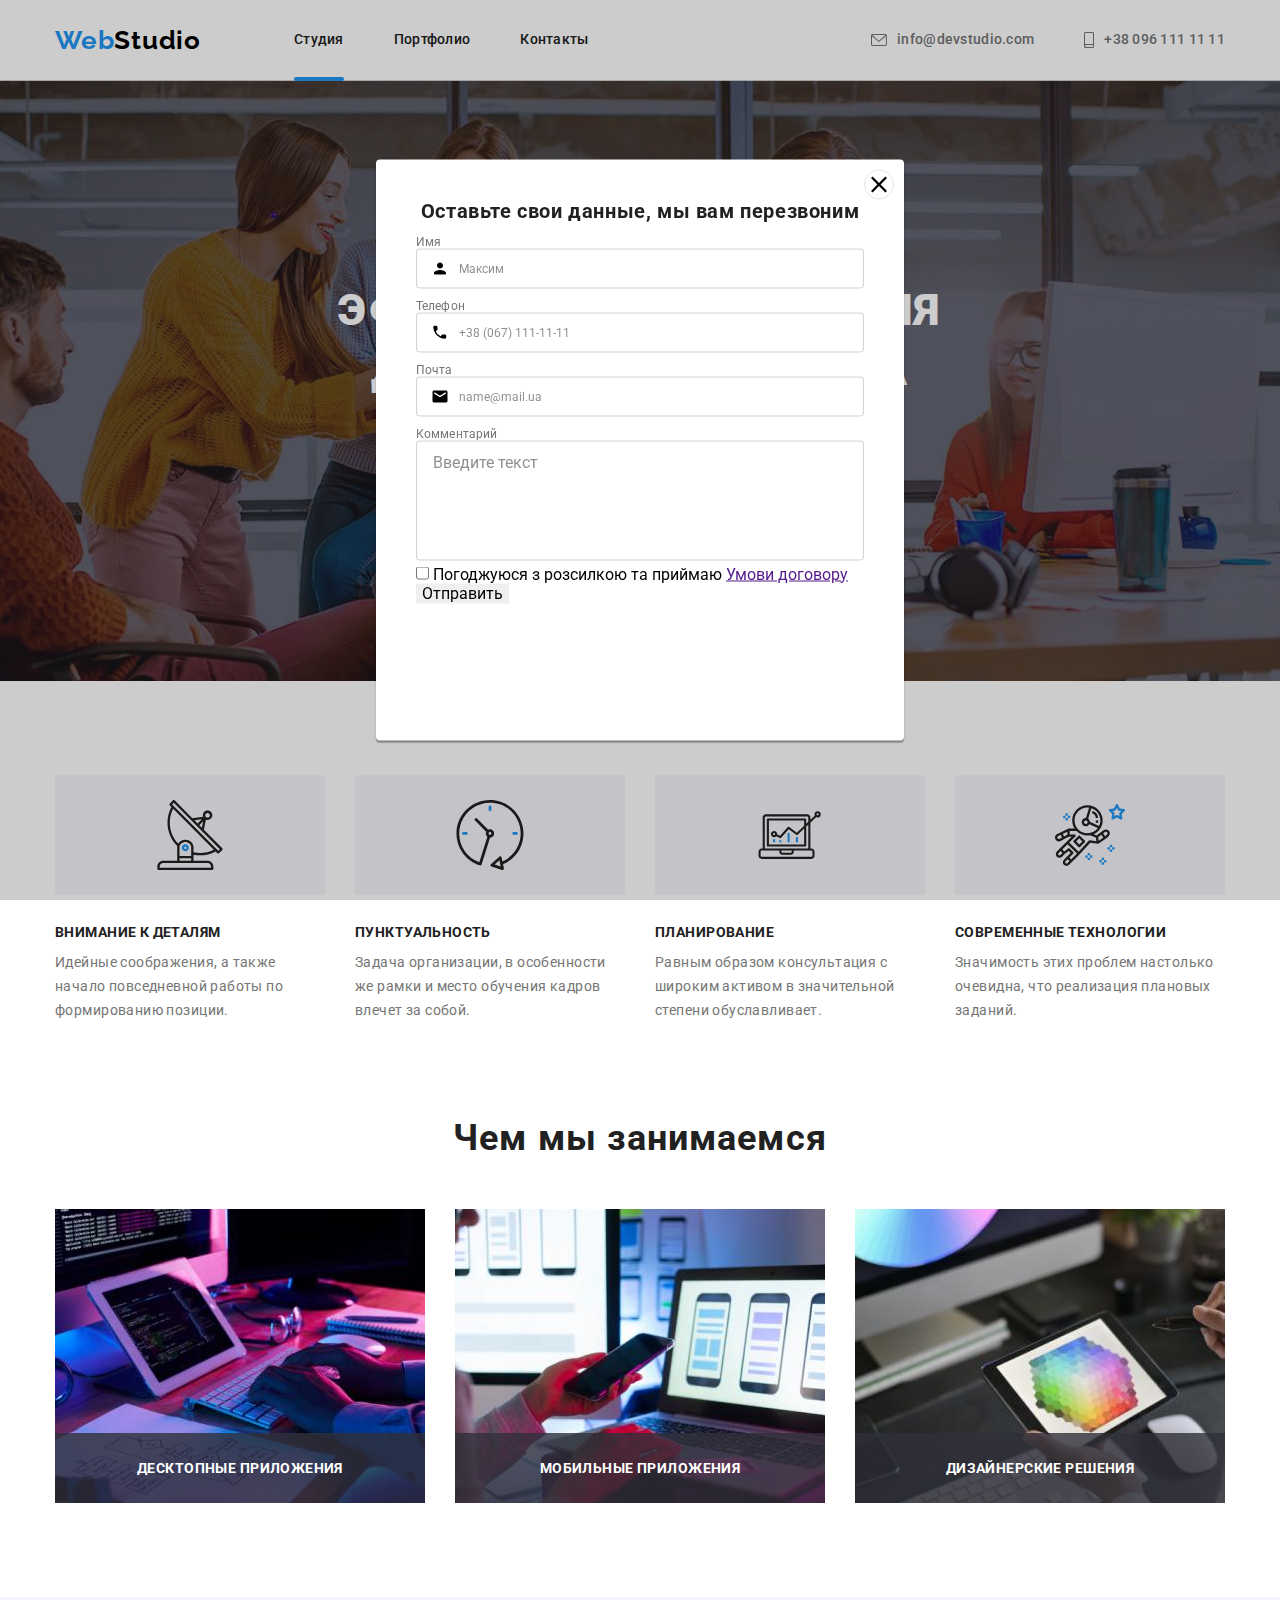
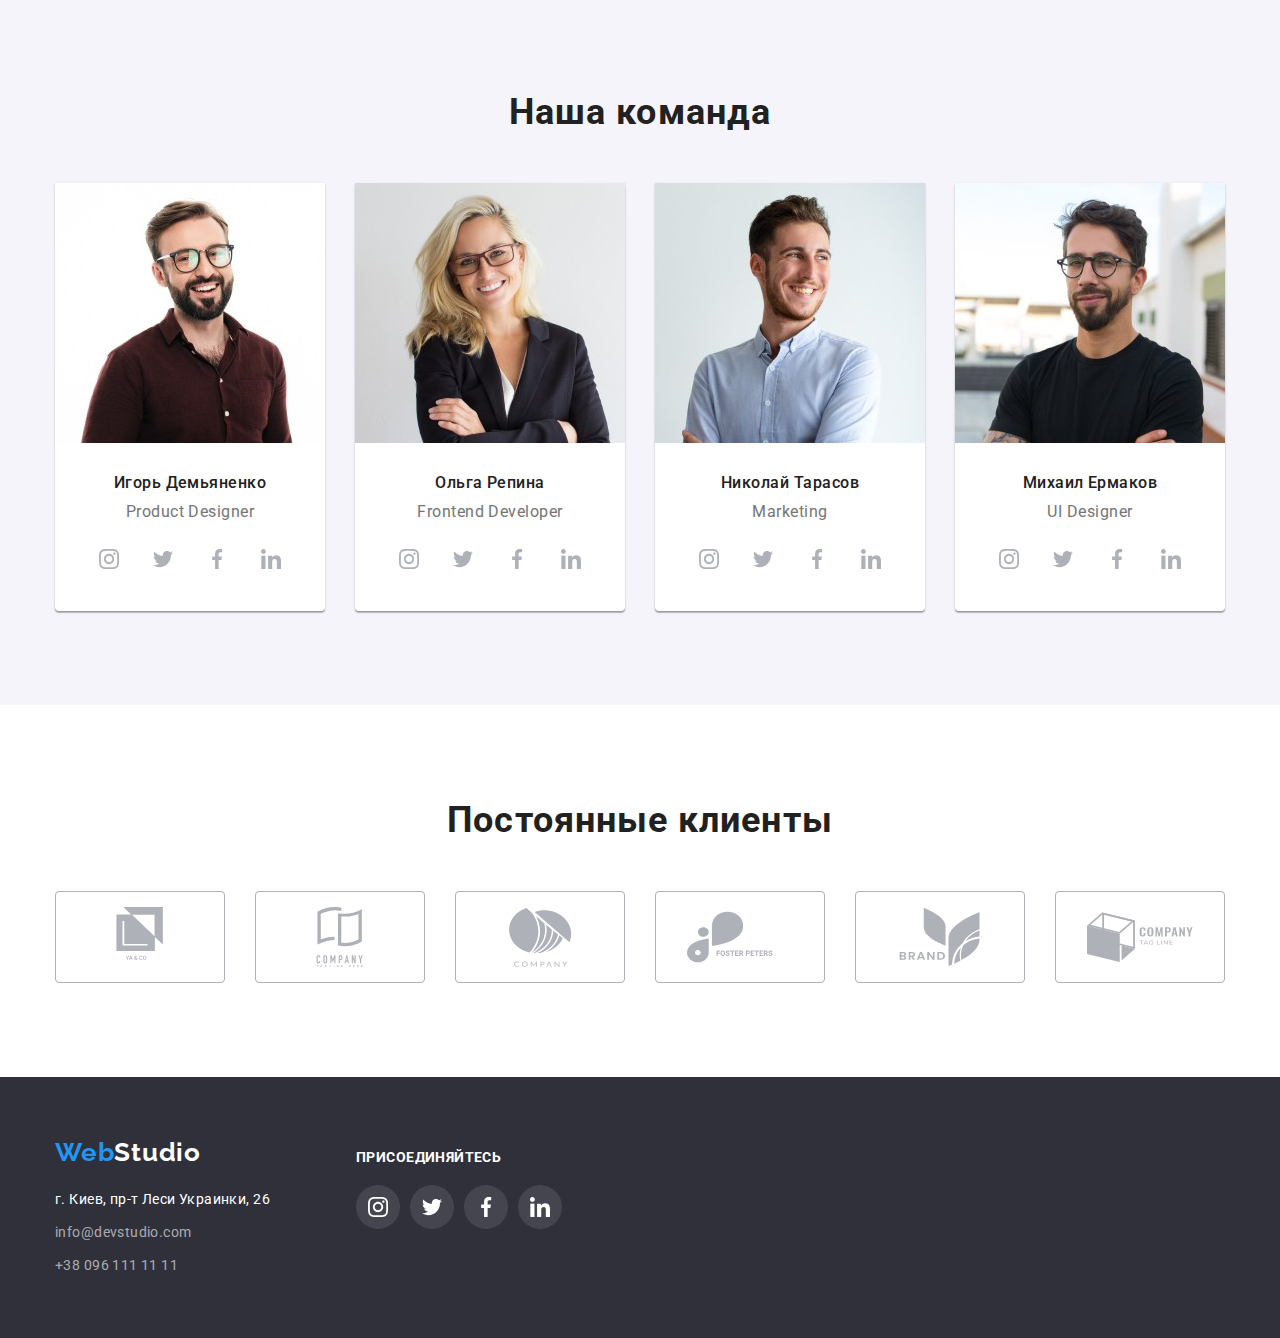
<file: index.html>
<!DOCTYPE html>
<html lang="ru">
<head>
    <meta charset="UTF-8">
    <meta http-equiv="X-UA-Compatible" content="IE=edge">
    <meta name="viewport" content="width=device-width, initial-scale=1.0">
    <link rel="preconnect" href="https://fonts.googleapis.com">
    <link rel="preconnect" href="https://fonts.gstatic.com" crossorigin>
    <link href="https://fonts.googleapis.com/css2?family=Raleway:wght@700&family=Roboto:wght@400;500;700;900&display=swap"
        rel="stylesheet">
    <link rel="stylesheet" href="./css/modern-normalize.css">   
    <link rel="stylesheet" href="./css/styles.css">
    <link rel="stylesheet" href="https://cdnjs.cloudflare.com/ajax/libs/animate.css/4.1.1/animate.min.css" />
     <title>Главная</title>
</head>
<body>
    <header class="header">
        <div class="conteiner header-conteiner">
            <nav class="header-nav">
                <a class="logo animate__animated animate__fadeInTopLeft" href="index.html"> <p class="first-logo-color">Web<span class="second-logo-color">Studio</span></p></a>
                <ul class="list header-list-nav">
                    <li class="header-link-nav">
                        <a href="index.html" class="link-navigation header-line link">Студия</a>
                    </li>
                    <li class="header-link-nav">
                        <a href="portfolio.html" class="link-navigation link">Портфолио</a>
                    </li>
                    <li class="header-link-nav">
                        <a href="Контакты" class="link-navigation link">Контакты</a>
                    </li>
                </ul>
            </nav>
            <div class="header-contacts-link">
                <a href="mailto:info@devstudio.com" class="header-mail link"> 
                    <svg class="header-contacts-icons" width="16" height="12">
                        <use href="./images/icons.svg#icon-mail"></use>
                    </svg>info@devstudio.com</a>
                <a href="tel:+380961111111" class="header-tel link"> 
                    <svg class="header-contacts-icons" width="10" height="16">
                        <use href="./images/icons.svg#icon-smartphone"></use>
                    </svg> +38 096 111 11 11</a>
            </div>
        </div>
    </header>
    <main>
        <section class="hero-section">
            <div class="main-title conteiner">
                <h1 class="title-text">Эффективные решения для вашего бизнеса</h1>
                <button type="button" class="title-button" data-modal-open>Заказать услугу</button>
            </div>
        </section>
        <section class="functions-section">
            <div class="conteiner functions-conteiner">
                <ul class="list functions-list">
                    <li class="functions-item">
                        <div class="functions-conteiner-icons">
                            <svg class="functions-icons" width="70" height="70">
                                <use href="./images/icons.svg#icon-antenna"></use>
                            </svg>
                        </div>
                        <h3 class="title-list">Внимание к деталям</h3>
                        <p class="list-text">Идейные соображения, а также начало повседневной работы по формированию позиции.</p>
                    </li>
                    <li class="functions-item">
                        <div class="functions-conteiner-icons">
                            <svg class="functions-icons" width="70" height="70">
                                <use href="./images/icons.svg#icon-clock"></use>
                            </svg>
                        </div>
                        <h3 class="title-list">Пунктуальность</h3>
                        <p class="list-text">Задача организации, в особенности же рамки и место обучения кадров влечет за собой.</p>
                    </li>
                    <li class="functions-item">
                        <div class="functions-conteiner-icons">
                            <svg class="functions-icons" width="70" height="70">
                                <use href="./images/icons.svg#icon-diagram"></use>
                            </svg>
                        </div>
                        <h3 class="title-list">Планирование</h3>
                        <p class="list-text">Равным образом консультация с широким активом в значительной степени обуславливает.</p>
                    </li>
                    <li class="functions-item">
                        <div class="functions-conteiner-icons">
                            <svg class="functions-icons" width="70" height="70">
                                <use href="./images/icons.svg#icon-astronaut"></use>
                            </svg>
                        </div>
                        <h3 class="title-list">Современные технологии</h3>
                        <p class="list-text">Значимость этих проблем настолько очевидна, что реализация плановых заданий.</p>
                    </li>
                </ul>
            </div>
        </section>
        <section class="whot-we-doing-section">
            <div class="conteiner whot-we-doing-conteiner">
                <h2 class="heading-section-doit">Чем мы занимаемся</h2>
                <ul class="list whot-we-doing-list">
                    <li class="whot-we-doing-item">
                        <img src="./images/box 1.jpg" alt="work" width="370" height="294">
                        <p class="work-text">Десктопные приложения</p>
                    </li>
                    <li class="whot-we-doing-item">
                        <img src="./images/box 2.jpg" alt="work" width="370" height="294">
                        <p class="work-text">Мобильные приложения</p>
                    </li>
                    <li class="whot-we-doing-item">
                        <img src="./images/box 3.jpg" alt="work" width="370" height="294">
                        <p class="work-text">Дизайнерские решения</p>
                    </li>
                </ul>
            </div>
        </section>
        <section class="teem-section">
            <div class="conteiner teem-section-conteiner">
                <h2 class="heading-section-teem">Наша команда</h2>
                <ul class="list teem-section-list">
                    <li class="teem-section-item">
                        <img src="./images/img.jpg" alt="Портрет человека Игорь Демьяненко" width="270" height="260">
                        <div class="teem-name-position">
                            <h3 class="list-teem-name">Игорь Демьяненко</h3>
                            <p lang="en" class="list-teem-position">Product Designer</p>
                            <ul class="list teem-social-list">
                                <li class="teem-social-item">
                                    <a href="" class="teem-social-link">
                                        <svg class="teem-social-icons" width="20" height="20">
                                            <use href="./images/icons.svg#icon-instagram"></use>
                                        </svg>
                                    </a>
                                </li>
                                <li class="teem-social-item">
                                    <a href="" class="teem-social-link">
                                        <svg class="teem-social-icons" width="20" height="20">
                                            <use href="./images/icons.svg#icon-twitter"></use>
                                        </svg>
                                    </a>
                                </li>
                                <li class="teem-social-item">
                                    <a href="" class="teem-social-link">
                                        <svg class="teem-social-icons" width="20" height="20">
                                            <use href="./images/icons.svg#icon-facebook"></use>
                                        </svg>
                                    </a>
                                </li>
                                <li class="teem-social-item">
                                    <a href="" class="teem-social-link">
                                        <svg class="teem-social-icons" width="20" height="20">
                                            <use href="./images/icons.svg#icon-linkedin"></use>
                                        </svg>
                                    </a>
                                </li>
                            </ul>
                        </div>
                    </li>
                    <li class="teem-section-item">
                        <img src="./images/img (1).jpg" alt="Портрет человека Ольга Репина" width="270" height="260">
                        <div class="teem-name-position">
                            <h3 class="list-teem-name">Ольга Репина</h3>
                            <p lang="en" class="list-teem-position">Frontend Developer</p>
                            <ul class="list teem-social-list">
                                <li class="teem-social-item">
                                    <a href="" class="teem-social-link">
                                        <svg class="teem-social-icons" width="20" height="20">
                                            <use href="./images/icons.svg#icon-instagram"></use>
                                        </svg>
                                    </a>
                                </li>
                                <li class="teem-social-item">
                                    <a href="" class="teem-social-link">
                                        <svg class="teem-social-icons" width="20" height="20">
                                            <use href="./images/icons.svg#icon-twitter"></use>
                                        </svg>
                                    </a>
                                </li>
                                <li class="teem-social-item">
                                    <a href="" class="teem-social-link">
                                        <svg class="teem-social-icons" width="20" height="20">
                                            <use href="./images/icons.svg#icon-facebook"></use>
                                        </svg>
                                    </a>
                                </li>
                                <li class="teem-social-item">
                                    <a href="" class="teem-social-link">
                                        <svg class="teem-social-icons" width="20" height="20">
                                            <use href="./images/icons.svg#icon-linkedin"></use>
                                        </svg>
                                    </a>
                                </li>
                            </ul>
                        </div>
                    </li>
                    <li class="teem-section-item">
                        <img src="./images/img (2).jpg" alt=" Портрет человека Николай Тарасов" width="270" height="260">
                        <div class="teem-name-position">
                            <h3 class="list-teem-name">Николай Тарасов</h3>
                            <p lang="en" class="list-teem-position">Marketing</p>
                            <ul class="list teem-social-list">
                                <li class="teem-social-item">
                                    <a href="" class="teem-social-link">
                                        <svg class="teem-social-icons" width="20" height="20">
                                            <use href="./images/icons.svg#icon-instagram"></use>
                                        </svg>
                                    </a>
                                </li>
                                <li class="teem-social-item">
                                    <a href="" class="teem-social-link">
                                        <svg class="teem-social-icons" width="20" height="20">
                                            <use href="./images/icons.svg#icon-twitter"></use>
                                        </svg>
                                    </a>
                                </li>
                                <li class="teem-social-item">
                                    <a href="" class="teem-social-link">
                                        <svg class="teem-social-icons" width="20" height="20">
                                            <use href="./images/icons.svg#icon-facebook"></use>
                                        </svg>
                                    </a>
                                </li>
                                <li class="teem-social-item">
                                    <a href="" class="teem-social-link">
                                        <svg class="teem-social-icons" width="20" height="20">
                                            <use href="./images/icons.svg#icon-linkedin"></use>
                                        </svg>
                                    </a>
                                </li>
                            </ul>
                        </div>
                    </li>
                    <li class="teem-section-item">
                        <img src="./images/img (3).jpg" alt="Портрет человека Михаил Ермаков" width="270" height="260">
                        <div class="teem-name-position">
                            <h3 class="list-teem-name">Михаил Ермаков</h3>
                            <p lang="en" class="list-teem-position">UI Designer</p>
                            <ul class="list teem-social-list">
                                <li class="teem-social-item">
                                    <a href="" class="teem-social-link">
                                        <svg class="teem-social-icons" width="20" height="20">
                                            <use href="./images/icons.svg#icon-instagram"></use>
                                        </svg>
                                    </a>
                                </li>
                                <li class="teem-social-item">
                                    <a href="" class="teem-social-link">
                                        <svg class="teem-social-icons" width="20" height="20">
                                            <use href="./images/icons.svg#icon-twitter"></use>
                                        </svg>
                                    </a>
                                </li>
                                <li class="teem-social-item">
                                    <a href="" class="teem-social-link">
                                        <svg class="teem-social-icons" width="20" height="20">
                                            <use href="./images/icons.svg#icon-facebook"></use>
                                        </svg>
                                    </a>
                                </li>
                                <li class="teem-social-item">
                                    <a href="" class="teem-social-link">
                                        <svg class="teem-social-icons" width="20" height="20">
                                            <use href="./images/icons.svg#icon-linkedin"></use>
                                        </svg>
                                    </a>
                                </li>
                            </ul>
                        </div>
                    </li>
                </ul>
            </div>
        </section>
        <section class="clients-section">
            <div class="conteiner clients-conteiner" >
                <p class="clients-section-title">Постоянные клиенты</p>
                <ul class="list clients-section-list">
                    <li class="clients-section-item">
                        <a href="" class="clients-conteiner-icons">
                            <svg class="clients-icons" width="106" height="60">
                                <use class="clients-icons1" href="./images/icons.svg#icon-group"></use>
                            </svg>
                        </a>
                    </li>
                    <li class="clients-section-item">
                        <a href="" class="clients-conteiner-icons">
                            <svg class="clients-icons" width="106" height="60">
                                <use href="./images/icons.svg#icon-group-1"></use>
                            </svg>
                        </a>
                    </li>
                    <li class="clients-section-item">
                        <a href="" class="clients-conteiner-icons">
                            <svg class="clients-icons" width="106" height="60">
                                <use href="./images/icons.svg#icon-group-2"></use>
                            </svg>
                        </a>
                    </li>
                    <li class="clients-section-item">
                        <a href="" class="clients-conteiner-icons">
                            <svg class="clients-icons" width="106" height="60">
                                <use href="./images/icons.svg#icon-group-3" ></use>
                            </svg>
                        </a>
                    </li>
                    <li class="clients-section-item">
                        <a href="" class="clients-conteiner-icons">
                            <svg class="clients-icons" width="106" height="60">
                                <use href="./images/icons.svg#icon-group-4"></use>
                            </svg>
                        </a>
                    </li>
                    <li class="clients-section-item">
                        <a href="" class="clients-conteiner-icons">
                            <svg class="clients-icons" width="106" height="60">
                                <use href="./images/icons.svg#icon-group-5"></use>
                            </svg>
                        </a>
                    </li>
                </ul>
            </div>
        </section>
    </main>
    <footer class="footer">
        <div class="conteiner footer-conteiners">
            <div class="footer-first-conteiner">
                <a class="logo2" href="index.html">
                    <p class="first-logo-color link">Web<span class="second-logo-color-2">Studio</span></p>
                </a>
                <address>
                    <div class="footer-address-conteiner">
                        <ul class="list footer-address-list">
                            <li class="footer-address-item">
                                <a href="https://goo.gl/maps/amdqTP33AeM6pwAu6" target="_blank" class="footer-addres link">г. Киев, пр-т Леси Украинки, 26</a>
                            </li>
                            <li class="footer-address-item">
                                <a href="mailto:info@devstudio.com" class="footer-mail link">info@devstudio.com</a>
                            </li>
                            <li class="footer-address-item">
                                <a href="tel:+380961111111" class="footer-tel link">+38 096 111 11 11</a>
                            </li>
                        </ul>
                    </div>
                </address>
            </div>
            <div class="footer-second-conteiner">
                <p class="footer-title-second-conteiner">присоединяйтесь</p>
                <ul class="list teem-social-list">
                    <li class="teem-social-item">
                        <a href="" class="footer-social-link">
                            <svg class="footer-social-icons" width="20" height="20">
                                <use href="./images/icons.svg#icon-instagram"></use>
                            </svg>
                        </a>
                    </li>
                    <li class="teem-social-item">
                        <a href="" class="footer-social-link">
                            <svg class="footer-social-icons" width="20" height="20">
                                <use href="./images/icons.svg#icon-twitter"></use>
                            </svg>
                        </a>
                    </li>
                    <li class="teem-social-item">
                        <a href="" class="footer-social-link">
                            <svg class="footer-social-icons" width="20" height="20">
                                <use href="./images/icons.svg#icon-facebook"></use>
                            </svg>
                        </a>
                    </li>
                    <li class="teem-social-item">
                        <a href="" class="footer-social-link">
                            <svg class="footer-social-icons" width="20" height="20">
                                <use href="./images/icons.svg#icon-linkedin"></use>
                            </svg>
                        </a>
                    </li>
                </ul>
            </div>
        </div>
    </footer>
    <div class="backdrop " data-modal>
        <div class="modal">
            <button type="button" class="modal-close" data-modal-close>
                <svg class="modal-close-icon" width="18" heigth="18" >
                    <use href="./images/icons.svg#icon-close"></use>
                </svg>
            </button>
            <p class="modal-title">
                Оставьте свои данные, мы вам перезвоним
            </p>
            <form action="#" class="modal-form">
             <div class="modal-field">  
                <label class="form-input-text">Имя
                    <span class="modal-input-wrap">
                        <input 
                            type="text" 
                            name="user-name" 
                            class="modal-form-input"
                            required
                            placeholder="Максим"
                        >
                        <svg class="modal-name" width="18" height="18">
                            <use href="./images/icons.svg#icon-person"></use>
                        </svg>
                    </span>
                </label>
            </div>
            <div class="modal-field">
                <label class="form-input-text">Телефон
                    <span class="modal-input-wrap">
                        <input 
                            type="tel" 
                            name="user-tel" 
                            class="modal-form-input"
                            placeholder="+38 (067) 111-11-11"
                            required
                            pattern="[\+]\d{2}\s[\(]\d{3}[\)]\s\d{3}[\-]\d{2}[\-]\d{2}"
                        >
                        <svg class="modal-name" width="18" height="18">
                            <use href="./images/icons.svg#icon-phone-1"></use>
                        </svg>
                    </span>
                </label>
            </div>
            <div class="modal-field">
                <label class="form-input-text">Почта
                    <span class="modal-input-wrap">
                        <input 
                            type="email" 
                            name="user-email"  
                            class="modal-form-input"
                            placeholder="name@mail.ua"
                        >
                        <svg class="modal-name" width="18" height="18">
                            <use href="./images/icons.svg#icon-email-1"></use>
                        </svg>
                    </span>
                </label>
            </div>
            <div class="modal-field-textarea">
                <label for="user-text" class="form-input-text">Комментарий</label>
                <textarea 
                    name="user-text" 
                    id="user-text" 
                    class="modal-form-text"
                    placeholder="Введите текст"
                ></textarea>
            </div>
            <div>
                <input type="checkbox" name="user-checkbox" value="checkbox" id="checkbox">
                <label for="checkbox">Погоджуюся з розсилкою та приймаю</label>
                <a href="">Умови договору</a>
            </div>
             <button type="submit">Отправить</button>
            </form>
        </div>
    </div>
    <script src="./js/modal.js"></script>
</body>
</html>
</file>
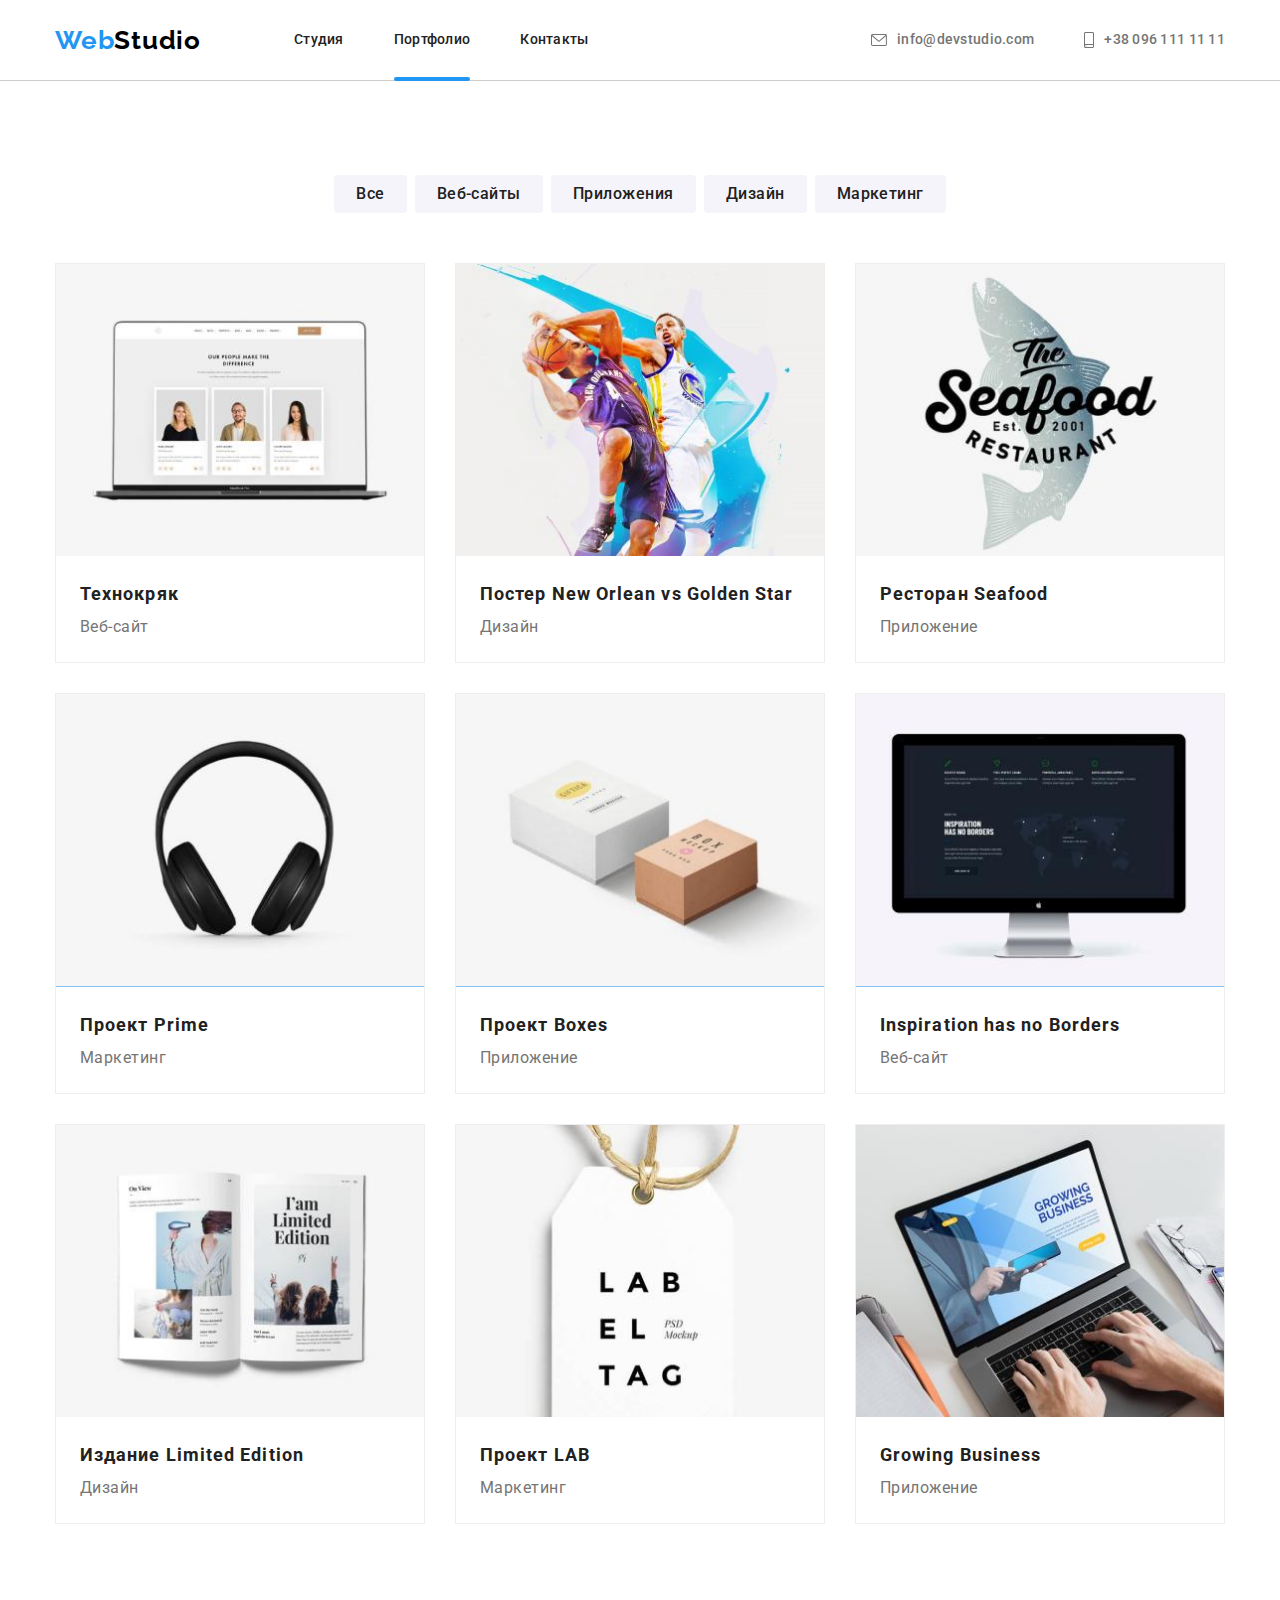
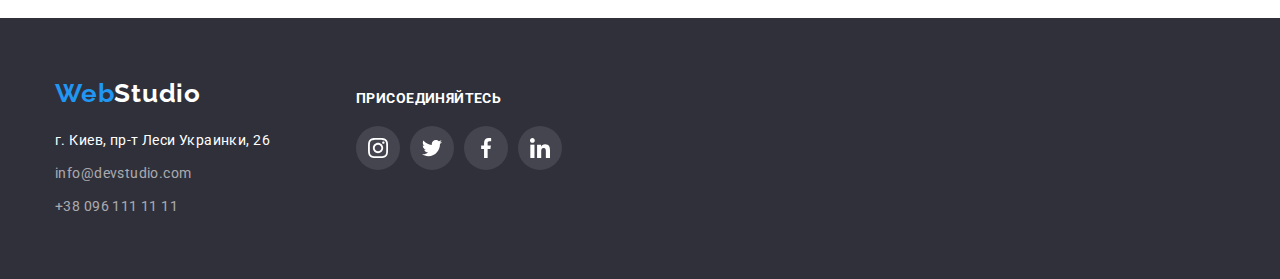
<file: portfolio.html>
<!DOCTYPE html>
<html lang="ru">
<head>
    <meta charset="UTF-8">
    <meta http-equiv="X-UA-Compatible" content="IE=edge">
    <meta name="viewport" content="width=device-width, initial-scale=1.0">
    <link rel="preconnect" href="https://fonts.googleapis.com">
    <link rel="preconnect" href="https://fonts.gstatic.com" crossorigin>
    <link href="https://fonts.googleapis.com/css2?family=Raleway:wght@700&family=Roboto:wght@400;500;700;900&display=swap"
        rel="stylesheet">
    <link rel="stylesheet" href="./css/modern-normalize.css">
    <link rel="stylesheet" href="./css/styles.css">
    <link rel="stylesheet" href="https://cdnjs.cloudflare.com/ajax/libs/animate.css/4.1.1/animate.min.css" />
    <title>Портфолио</title>
</head>
<body>
    <header class="header">
        <div class="conteiner header-conteiner">
            <nav class="header-nav">
                <a class="logo animate__animated animate__fadeInTopLeft" href="index.html"> <p class="first-logo-color">Web<span class="second-logo-color">Studio</span></p></a>
                <ul class="list header-list-nav">
                    <li class="header-link-nav">
                        <a href="index.html" class="link-navigation link">Студия</a>
                    </li>
                    <li class="header-link-nav">
                        <a href="portfolio.html" class="link-navigation header-line link">Портфолио</a>
                    </li>
                    <li class="header-link-nav">
                        <a href="Контакты" class="link-navigation link">Контакты</a>
                    </li>
                </ul>
            </nav>
            <div class="header-contacts-link">
                <a href="mailto:info@devstudio.com" class="header-mail link">
                    <svg class="header-contacts-icons" width="16" height="12">
                        <use href="./images/icons.svg#icon-mail"></use>
                    </svg>info@devstudio.com</a>
                <a href="tel:+380961111111" class="header-tel link">
                    <svg class="header-contacts-icons" width="10" height="16">
                        <use href="./images/icons.svg#icon-smartphone"></use>
                    </svg> +38 096 111 11 11</a>
            </div>
        </div>
    </header>
    <main>
        <section class="portfolio-section">
            <div class="conteiner portfolio-conteiner">
                <ul class="list portfolio-button-list">
                    <li class="portfolio-btn-item">
                        <button class="portfolio-list-btn list-btn" type="button">Все</button>
                    </li>
                    <li class="portfolio-btn-item">
                        <button class="portfolio-list-btn list-btn" type="button">Веб-сайты</button>
                    </li>
                    <li class="portfolio-btn-item">
                        <button class="portfolio-list-btn list-btn" type="button">Приложения</button>
                    </li>
                    <li class="portfolio-btn-item">
                        <button class="portfolio-list-btn list-btn" type="button">Дизайн</button>
                    </li>
                    <li class="portfolio-btn-item">
                        <button class="portfolio-list-btn list-btn" type="button">Маркетинг</button>
                    </li>
                </ul>
                <ul class="list portfolio-picturs-list">
                    <li class="portfolio-picturs-item">
                            <a href="" class="link portfolio-picturs-link">
                                <div class="portfolio-picturs-wrap">
                                    <img src="./images/portfolio1.jpg" alt="Портфолио1" width="368" height="294" class="img">
                                    <p class="portfolio-picturs-text">Технокряк это современная площадка распространения коронавируса. Компании используют эту платформу для цифрового
                                    шпионажа и атак на защищённые сервера конкурентов.</p>
                                </div>
                                <div class="portfolio-name-product">
                                    <h3 class="portfolio-client-name">Технокряк</h3>
                                    <p class="portfolio-client-product">Веб-сайт</p>
                                </div>
                            </a>
                    </li>
                    <li class="portfolio-picturs-item">
                        <a href="" class="link">
                            <div class="portfolio-picturs-wrap">
                                <img src="./images/portfolio2.jpg" alt="Портфолио2" width="368" height="294">
                                <p class="portfolio-picturs-text">Технокряк это современная площадка распространения коронавируса. Компании используют эту платформу для цифрового
                                шпионажа и атак на защищённые сервера конкурентов.</p>
                            </div>
                            <div class="portfolio-name-product">
                                <h3 class="portfolio-client-name">Постер <span lang="en">New Orlean vs Golden Star</span></h3>
                                <p class="portfolio-client-product">Дизайн</p>
                            </div>
                        </a>
                    </li>
                    <li class="portfolio-picturs-item">
                        <a href="" class="link">
                            <div class="portfolio-picturs-wrap">
                                <img src="./images/portfolio3.jpg" alt="Портфолио3" width="368" height="294">
                                <p class="portfolio-picturs-text">Технокряк это современная площадка распространения коронавируса. Компании используют эту платформу для цифрового
                                шпионажа и атак на защищённые сервера конкурентов.</p>
                            </div>
                            <div class="portfolio-name-product">
                                <h3 class="portfolio-client-name">Ресторан <span lang="en">Seafood</span></h3>
                                <p class="portfolio-client-product">Приложение</p>
                            </div>
                        </a>
                    </li>
                    <li class="portfolio-picturs-item">
                        <a href="" class="link">
                            <div class="portfolio-picturs-wrap">
                                <img src="./images/portfolio4.jpg" alt="Портфолио4" width="368" height="294">
                                <p class="portfolio-picturs-text">Технокряк это современная площадка распространения коронавируса. Компании используют эту платформу для цифрового
                                шпионажа и атак на защищённые сервера конкурентов.</p>
                            </div>
                            <div class="portfolio-name-product">
                                <h3 class="portfolio-client-name">Проект <span lang="en">Prime</span></h3>
                                <p class="portfolio-client-product">Маркетинг</p>
                            </div>
                        </a>
                    </li>
                    <li class="portfolio-picturs-item">
                        <a href="" class="link">
                            <div class="portfolio-picturs-wrap">
                                <img src="./images/portfolio5.jpg" alt="Портфолио5" width="368" height="294">
                                <p class="portfolio-picturs-text">Технокряк это современная площадка распространения коронавируса. Компании используют эту платформу для цифрового
                                шпионажа и атак на защищённые сервера конкурентов.</p>
                            </div>
                            <div class="portfolio-name-product">
                                <h3 class="portfolio-client-name">Проект <span lang="en">Boxes</span></h3>
                                <p class="portfolio-client-product">Приложение</p>
                            </div>
                        </a>
                    </li>
                    <li class="portfolio-picturs-item">
                        <a href="" class="link">
                            <div class="portfolio-picturs-wrap">
                                <img src="./images/portfolio6.jpg" alt="Портфолио6" width="368" height="294">
                                <p class="portfolio-picturs-text">Технокряк это современная площадка распространения коронавируса. Компании используют эту платформу для цифрового
                                шпионажа и атак на защищённые сервера конкурентов.</p>
                            </div>
                            <div class="portfolio-name-product">
                                <h3 class="portfolio-client-name" lang="en">Inspiration has no Borders</h3>
                                <p class="portfolio-client-product">Веб-сайт</p>
                            </div>
                        </a>
                    </li>
                    <li class="portfolio-picturs-item">
                        <a href="" class="link">
                            <div class="portfolio-picturs-wrap">
                                <img src="./images/portfolio7.jpg" alt="Портфолио7" width="368" height="294">
                                <p class="portfolio-picturs-text">Технокряк это современная площадка распространения коронавируса. Компании используют эту платформу для цифрового
                                шпионажа и атак на защищённые сервера конкурентов.</p>
                            </div>
                            <div class="portfolio-name-product">
                                <h3 class="portfolio-client-name">Издание <span lang="en">Limited Edition</span></h3>
                                <p class="portfolio-client-product">Дизайн</p>
                            </div>
                        </a>
                    </li>
                    <li class="portfolio-picturs-item">
                        <a href="" class="link">
                            <div class="portfolio-picturs-wrap">
                                <img src="./images/portfolio8.jpg" alt="Портфолио8" width="368" height="294">
                                <p class="portfolio-picturs-text">Технокряк это современная площадка распространения коронавируса. Компании используют эту платформу для цифрового
                                шпионажа и атак на защищённые сервера конкурентов.</p>
                            </div>
                            <div class="portfolio-name-product">
                                <h3 class="portfolio-client-name">Проект <span lang="en">LAB</span></h3>
                                <p class="portfolio-client-product">Маркетинг</p>
                            </div>
                        </a>
                    </li>
                    <li class="portfolio-picturs-item">
                        <a href="" class="link portfolio-picturs-link">
                            <div class="portfolio-picturs-wrap">
                                <img src="./images/portfolio9.jpg" alt="Портфолио9" width="368" height="294">
                                <p class="portfolio-picturs-text">Технокряк это современная площадка распространения коронавируса. Компании используют эту платформу для цифрового
                                шпионажа и атак на защищённые сервера конкурентов.</p>
                            </div>
                            <div class="portfolio-name-product">
                                <h3 class="portfolio-client-name" lang="en">Growing Business</h3>
                                <p class="portfolio-client-product">Приложение</p>
                            </div>
                        </a>
                    </li>
                </ul>
            </div>
        </section>
    </main>
    <footer class="footer">
        <div class="conteiner footer-conteiners">
            <div class="footer-first-conteiner">
                <a class="logo2" href="index.html">
                    <p class="first-logo-color link">Web<span class="second-logo-color-2">Studio</span></p>
                </a>
                <address>
                    <div class="footer-address-conteiner">
                        <ul class="list footer-address-list">
                            <li class="footer-address-item">
                                <a href="https://goo.gl/maps/amdqTP33AeM6pwAu6" target="_blank"
                                    class="footer-addres link">г. Киев, пр-т Леси Украинки, 26</a>
                            </li>
                            <li class="footer-address-item">
                                <a href="mailto:info@devstudio.com" class="footer-mail link">info@devstudio.com</a>
                            </li>
                            <li class="footer-address-item">
                                <a href="tel:+380961111111" class="footer-tel link">+38 096 111 11 11</a>
                            </li>
                        </ul>
                    </div>
                </address>
            </div>
            <div class="footer-second-conteiner">
                <p class="footer-title-second-conteiner">присоединяйтесь</p>
                <ul class="list teem-social-list">
                    <li class="teem-social-item">
                        <a href="" class="footer-social-link">
                            <svg class="footer-social-icons" width="20" height="20">
                                <use href="./images/icons.svg#icon-instagram"></use>
                            </svg>
                        </a>
                    </li>
                    <li class="teem-social-item">
                        <a href="" class="footer-social-link">
                            <svg class="footer-social-icons" width="20" height="20">
                                <use href="./images/icons.svg#icon-twitter"></use>
                            </svg>
                        </a>
                    </li>
                    <li class="teem-social-item">
                        <a href="" class="footer-social-link">
                            <svg class="footer-social-icons" width="20" height="20">
                                <use href="./images/icons.svg#icon-facebook"></use>
                            </svg>
                        </a>
                    </li>
                    <li class="teem-social-item">
                        <a href="" class="footer-social-link">
                            <svg class="footer-social-icons" width="20" height="20">
                                <use href="./images/icons.svg#icon-linkedin"></use>
                            </svg>
                        </a>
                    </li>
                </ul>
            </div>
        </div>
    </footer>
</body>
</html>
</file>
<file: css/styles.css>
:root {
  --main-title-color: #ffffff;
  --title-color: #212121;
  --text-color: #757575;
  --logo-title-color: #2196f3;
  --second-logo-title-color: #000000;
}

h1,
h2,
h3,
h4,
h5,
h6,
p {
  margin: 0;
}
ul {
  margin: 0;
  padding: 0;
}
button {
  cursor: pointer;
  border: none;
}
img {
  display: block;
  max-width: 100%;
  height: auto;
}
body {
  font-family: Roboto, sans-serif;
  font-style: normal;
}
.list {
  list-style: none;
}
.link {
  text-decoration: none;
}
.link:hover,
.link:focus {
  color: var(--logo-title-color);
}

.conteiner {
  width: 1200px;
  padding-left: 15px;
  padding-right: 15px;
  margin: 0 auto;
}
/*----------------------header-------------------------*/
.header {
  border-bottom: 1px solid #cecece;
}
.header-conteiner {
  display: flex;
  align-items: center;
  height: 80px;
}
.header-nav {
  display: flex;
  align-items: center;
}
.header-list-nav {
  display: flex;
}
.header-list-nav .header-link-nav:not(:last-child) {
  margin-right: 50px;
}

.header-link-nav {
  padding-top: 32px;
  padding-bottom: 32px;
}
.logo {
  text-decoration: none;
  margin-right: 93px;
}
.first-logo-color {
  font-family: Raleway;
  font-style: normal;
  font-weight: bold;
  font-size: 26px;
  line-height: 1.19;
  letter-spacing: 0.03em;
  color: var(--logo-title-color);
  text-decoration: none;
}
.second-logo-color {
  color: var(--second-logo-title-color);
}
.link-navigation {
  font-weight: 500;
  font-size: 14px;
  line-height: 1.14;
  letter-spacing: 0.02em;
  color: var(--title-color);
  transition: color 250ms linear;
}
.header-contacts-link {
  padding-top: 32px;
  padding-bottom: 32px;
  margin-left: auto;
  display: flex;
}

.link-navigation {
  display: block;
  padding-top: 32px;
  padding-bottom: 32px;
  position: relative;
}
.header-line::after,
.header-line::after {
  content: " ";
  width: 100%;
  height: 4px;
  background-color: #2196f3;
  position: absolute;
  left: 0px;
  bottom: -1px;
  border-radius: 2px;
}
.header-mail {
  font-weight: 500;
  font-size: 14px;
  line-height: 1.14;
  letter-spacing: 0.02em;
  color: var(--text-color);
  display: flex;
  align-items: center;
  transition: color 250ms linear;
}
.header-tel {
  font-weight: 500;
  font-size: 14px;
  line-height: 1.14;
  letter-spacing: 0.02em;
  color: var(--text-color);
  margin-left: 50px;
  display: flex;
  align-items: center;
  transition: color 250ms linear, background-color 250ms linear;
}
.header-contacts-icons {
  fill: #757575;
  margin-right: 10px;
}
.header-mail:focus,
.header-mail:hover {
  color: var(--logo-title-color);
}
.header-contacts-icons:focus,
.header-contacts-icons:hover {
  fill: currentColor;
}
/*------------------------------------main-----------------------*/
/*--------hero-section---------*/
.hero-section {
  background-color: #2f303a;
  background-image: linear-gradient(
      rgba(47, 48, 58, 0.4),
      rgba(47, 48, 58, 0.4)
    ),
    url(../images/hero_img.jpg);
  background-repeat: no-repeat;
  background-position: center;
  background-size: 1600px;
}

.main-title {
  display: flex;
  flex-direction: column;
  align-items: center;
  padding-top: 200px;
  padding-bottom: 200px;
}
.title-text {
  font-weight: 900;
  font-size: 44px;
  line-height: 1.36;
  text-align: center;
  letter-spacing: 0.06em;
  text-transform: uppercase;
  color: var(--main-title-color);
  width: 696px;
  height: 120px;
  margin-bottom: 30px;
}
.title-button {
  font-weight: bold;
  font-size: 16px;
  line-height: 1.87;
  display: flex;
  align-items: center;
  text-align: center;
  letter-spacing: 0.06em;
  background-color: var(--logo-title-color);
  color: var(--main-title-color);

  padding: 10px 32px;
  border-radius: 4px;
}
/*----functions-section-------*/
.functions-section {
  padding-top: 94px;
  padding-bottom: 94px;
}
.functions-list {
  display: flex;
}
.functions-list .functions-item:not(:last-child) {
  margin-right: 30px;
}
.functions-item {
  width: 270px;
}
.title-list {
  font-weight: bold;
  font-size: 14px;
  line-height: 1.14;
  letter-spacing: 0.03em;
  text-transform: uppercase;
  color: var(--title-color);
  margin-bottom: 10px;
}
.list-text {
  font-weight: normal;
  font-size: 14px;
  line-height: 1.71;
  letter-spacing: 0.03em;
  color: var(--text-color);
}
.functions-conteiner-icons {
  width: 270px;
  height: 120px;
  background-color: #f5f4fa;
  margin-bottom: 30px;
  display: flex;
  align-items: center;
  justify-content: center;
  border-radius: 4px;
}
/*------whot-we-doing-section-----*/
.whot-we-doing-conteiner {
  padding-bottom: 94px;
}
.heading-section-doit {
  font-weight: bold;
  font-size: 36px;
  line-height: 1.17;
  text-align: center;
  letter-spacing: 0.03em;
  color: var(--title-color);
  margin-bottom: 50px;
}
.whot-we-doing-list {
  display: flex;
}
.whot-we-doing-list .whot-we-doing-item:not(:last-child) {
  margin-right: 30px;
}
.whot-we-doing-item {
  position: relative;
}
.whot-we-doing-item > .work-text {
  position: absolute;
  background-color: rgba(47, 48, 58, 0.8);
  font-family: Roboto;
  font-weight: bold;
  font-size: 14px;
  line-height: 16px;
  letter-spacing: 0.03em;
  text-transform: uppercase;
  color: #ffffff;
  width: 100%;
  text-align: center;
  padding: 27px 0px;
  bottom: 0px;
}

/*-------teem-section------*/

.teem-section {
  background-color: #f5f4fa;
  padding-top: 94px;
  padding-bottom: 94px;
}
.heading-section-teem {
  font-weight: bold;
  font-size: 36px;
  line-height: 1.17;
  text-align: center;
  letter-spacing: 0.03em;
  color: var(--title-color);
  margin-bottom: 50px;
}
.teem-section-list {
  display: flex;
}
.teem-section-list .teem-section-item:not(:last-child) {
  margin-right: 30px;
}
.list-teem-name {
  font-weight: 500;
  font-size: 16px;
  line-height: 1.19;
  text-align: center;
  letter-spacing: 0.03em;
  color: var(--title-color);
  margin-bottom: 10px;
}
.list-teem-position {
  font-weight: normal;
  font-size: 16px;
  line-height: 1.19;
  text-align: center;
  letter-spacing: 0.03em;
  color: var(--text-color);
  margin-bottom: 16px;
}
.teem-section-item {
  background-color: #ffffff;
  box-shadow: 0px 1px 3px rgba(0, 0, 0, 0.12), 0px 1px 1px rgba(0, 0, 0, 0.14),
    0px 2px 1px rgba(0, 0, 0, 0.2);
  border-radius: 0px 0px 4px 4px;
}
.teem-name-position {
  padding-top: 30px;
  padding-bottom: 30px;
}
.teem-social-list {
  display: flex;
  justify-content: center;
}
.teem-social-item {
  width: 44px;
  height: 44px;
}
.teem-social-item + .teem-social-item {
  margin-left: 10px;
}
.teem-social-link {
  width: 100%;
  height: 100%;
  border-radius: 50%;
  display: flex;
  align-items: center;
  justify-content: center;
  transition: color 250ms linear, background-color 250ms linear;
}
.teem-social-link:focus,
.teem-social-link:hover {
  background-color: var(--logo-title-color);
}
.teem-social-link:focus .teem-social-icons,
.teem-social-link:hover .teem-social-icons {
  fill: #ffffff;
}
.teem-social-icons {
  fill: #afb1b8;
}
/*---------clients-section---------*/
.clients-section {
  padding-top: 94px;
  padding-bottom: 94px;
}
.clients-section-title {
  font-weight: bold;
  font-size: 36px;
  line-height: 1.17;
  text-align: center;
  letter-spacing: 0.03em;
  color: var(--title-color);
  margin-bottom: 50px;
}
.clients-section-list {
  display: flex;
}
.clients-section-item + .clients-section-item {
  margin-left: 30px;
}

.clients-conteiner-icons {
  width: 170px;
  height: 92px;
  border: 1px solid #afb1b8;
  box-sizing: border-box;
  border-radius: 4px;
  display: flex;
  align-items: center;
  justify-content: center;
}
.clients-conteiner-icons:hover,
.clients-conteiner-icons:focus {
  border: 1px solid var(--logo-title-color);
}
.clients-conteiner-icons:hover .clients-icons,
.clients-conteiner-icons:focus .clients-icons {
  background: #ffffff;
  fill: var(--logo-title-color);
}

.clients-icons {
  fill: #afb1b8;
  transition: fill 250ms linear;
}

/*------------------------------------footer--------------------------------*/
.footer {
  background-color: #2f303a;
  padding-top: 60px;
  padding-bottom: 60px;
}
.footer-conteiners {
  display: flex;
}
.footer-first-conteiner {
  display: flex;
  flex-direction: column;
  margin-right: 70px;
}
.logo2 {
  text-decoration: none;
  margin-bottom: 20px;
}
.second-logo-color-2 {
  color: #ffffff;
}
.footer-address-conteiner {
  width: 231px;
}
.footer-address-list .footer-address-item:not(:last-child) {
  margin-bottom: 9px;
}
.footer-addres {
  font-style: normal;
  font-weight: normal;
  font-size: 14px;
  line-height: 1.71;
  letter-spacing: 0.03em;
  color: #ffffff;
  transition: color 250ms linear, background-color 250ms linear;
}
.footer-mail {
  font-family: Roboto;
  font-style: normal;
  font-weight: normal;
  font-size: 14px;
  line-height: 1.71;
  letter-spacing: 0.03em;
  color: rgba(255, 255, 255, 0.6);
  transition: color 250ms linear, background-color 250ms linear;
}
.footer-tel {
  font-family: Roboto;
  font-style: normal;
  font-weight: normal;
  font-size: 14px;
  line-height: 1.71;
  letter-spacing: 0.03em;
  color: rgba(255, 255, 255, 0.6);
  transition: color 250ms linear, background-color 250ms linear;
}
.footer-second-conteiner {
  padding-top: 12px;
  display: flex;
  flex-direction: column;
}
.footer-title-second-conteiner {
  font-weight: bold;
  font-size: 14px;
  line-height: 16px;
  letter-spacing: 0.03em;
  text-transform: uppercase;
  color: var(--main-title-color);
  margin-bottom: 20px;
}
.footer-social-link {
  width: 100%;
  height: 100%;
  border-radius: 50%;
  display: flex;
  align-items: center;
  justify-content: center;
  background: rgba(255, 255, 255, 0.1);
  transition: color 250ms linear, background-color 250ms linear;
}
.footer-social-link:focus,
.footer-social-link:hover {
  background-color: var(--logo-title-color);
}
.footer-social-link:focus .footer-social-icons,
.footer-social-link:hover .footer-social-icons {
  fill: #ffffff;
}
.footer-social-icons {
  fill: var(--main-title-color);
}
/*---------------------------------------------------------portfolio-------------------------------------------------*/
.portfolio-section {
  padding-top: 94px;
  padding-bottom: 94px;
}
.portfolio-conteiner {
  display: flex;
  flex-direction: column;
}
.portfolio-button-list {
  display: flex;
  margin-bottom: 50px;
  justify-content: center;
}
.portfolio-button-list .portfolio-btn-item:not(:last-child) {
  margin-right: 8px;
}
.portfolio-list-btn {
  font-weight: 500;
  font-size: 16px;
  line-height: 1.62;
  text-align: center;
  letter-spacing: 0.03em;
  color: var(--title-color);
}
.list-btn:hover,
.list-btn:focus {
  background-color: var(--logo-title-color);
  color: #ffffff;
  filter: drop-shadow(0px 4px 4px rgba(0, 0, 0, 0.25));
}
.list-btn {
  background: #f5f4fa;
  border-radius: 4px;
  padding: 6px 22px;
  transition: color 250ms linear, background-color 250ms linear;
}
.portfolio-picturs-list {
  display: flex;
  flex-wrap: wrap;
}
.portfolio-picturs-item:not(:nth-child(3n)) {
  margin-right: 30px;
}
.portfolio-picturs-item:hover .portfolio-picturs-text {
  transform: translateY(0%);
}
.portfolio-picturs-item {
  width: 370px;
  border: 1px solid #eeeeee;
}
.portfolio-picturs-wrap {
  position: relative;
  overflow: hidden;
}
.portfolio-picturs-text {
  position: absolute;
  top: 0;
  background-color: rgba(33, 150, 243, 0.9);
  padding: 63px 24px;
  font-size: 18px;
  line-height: 28px;
  letter-spacing: 0.03em;
  color: #ffffff;
  height: 100%;
  transform: translateY(100%);
  transition: transform 250ms linear;
}
.portfolio-picturs-item:hover {
  background: #ffffff;
  border: 1px solid #eeeeee;
  box-sizing: border-box;
  box-shadow: 0px 1px 1px rgba(0, 0, 0, 0.12), 0px 4px 4px rgba(0, 0, 0, 0.06),
    1px 4px 6px rgba(0, 0, 0, 0.16);
}

.portfolio-picturs-item:nth-child(-n + 6) {
  margin-bottom: 30px;
}
.portfolio-name-product {
  padding: 20px 24px;
}
.portfolio-client-name {
  font-weight: bold;
  font-size: 18px;
  line-height: 2;
  letter-spacing: 0.06em;
  color: var(--title-color);
}
.portfolio-client-product {
  font-weight: normal;
  font-size: 16px;
  line-height: 1.87;
  letter-spacing: 0.03em;
  color: var(--text-color);
}
.backdrop {
  width: 100vw;
  height: 100vh;
  background-color: rgba(0, 0, 0, 0.2);
  position: fixed;
  top: 0px;
  transition: opacity 250ms, visibility 250ms;
}
.modal {
  width: 528px;
  min-height: 581px;
  background-color: #ffffff;
  box-shadow: 0px 1px 3px rgba(0, 0, 0, 0.12), 0px 1px 1px rgba(0, 0, 0, 0.14),
    0px 2px 1px rgba(0, 0, 0, 0.2);
  border-radius: 4px;
  position: absolute;
  top: 50%;
  left: 50%;
  transform: translate(-50%, -50%);
  padding: 40px;
}
.modal-close {
  width: 30px;
  height: 30px;
  background-color: transparent;
  border: 1px solid rgba(0, 0, 0, 0.1);
  border-radius: 50%;
  position: absolute;
  top: 10px;
  right: 10px;
  display: flex;
  align-items: center;
  justify-content: center;
}
.is-hidden {
  visibility: hidden;
  opacity: 0;
  pointer-events: none;
}
.modal-title {
  font-style: normal;
  font-weight: bold;
  font-size: 20px;
  line-height: 1.15;
  text-align: center;
  letter-spacing: 0.03em;

  color: #212121;
  margin-bottom: 12px;
}
.modal-input-wrap {
  position: relative;
}
.modal-name {
  position: absolute;
  left: 5px;
  top: 50%;
  transform: translateY(-50%);
  margin-left: 10px;
}

  .modal-field {
  margin-bottom: 10px;
}
.modal-form-input {
  width: 100%;
  height: 40px;
  border: 1px solid rgba(33, 33, 33, 0.2);
  box-sizing: border-box;
  border-radius: 4px;
  padding-left: 42px;
  padding-right: 10px;
  color: var(--text-color);
  font-weight: 500;
}
.modal-form-text {
  width: 100%;
  border: 1px solid rgba(33, 33, 33, 0.2);
  border-radius: 4px;
  height: 120px;
  resize: none;
  padding: 12px 16px;
}
.modal-form-input::placeholder,
.modal-form-text::placeholder {
  font-weight: 400;
  color: var(--title-color);
  opacity: 0.5;
}
.form-input-text {
  font-style: normal;
  font-weight: normal;
  font-size: 12px;
  line-height: 1.17;
  letter-spacing: 0.01em;
  color: var(--text-color);
  display: block;
}
.modal-field {
  margin-bottom: 10px;
}
</file>
